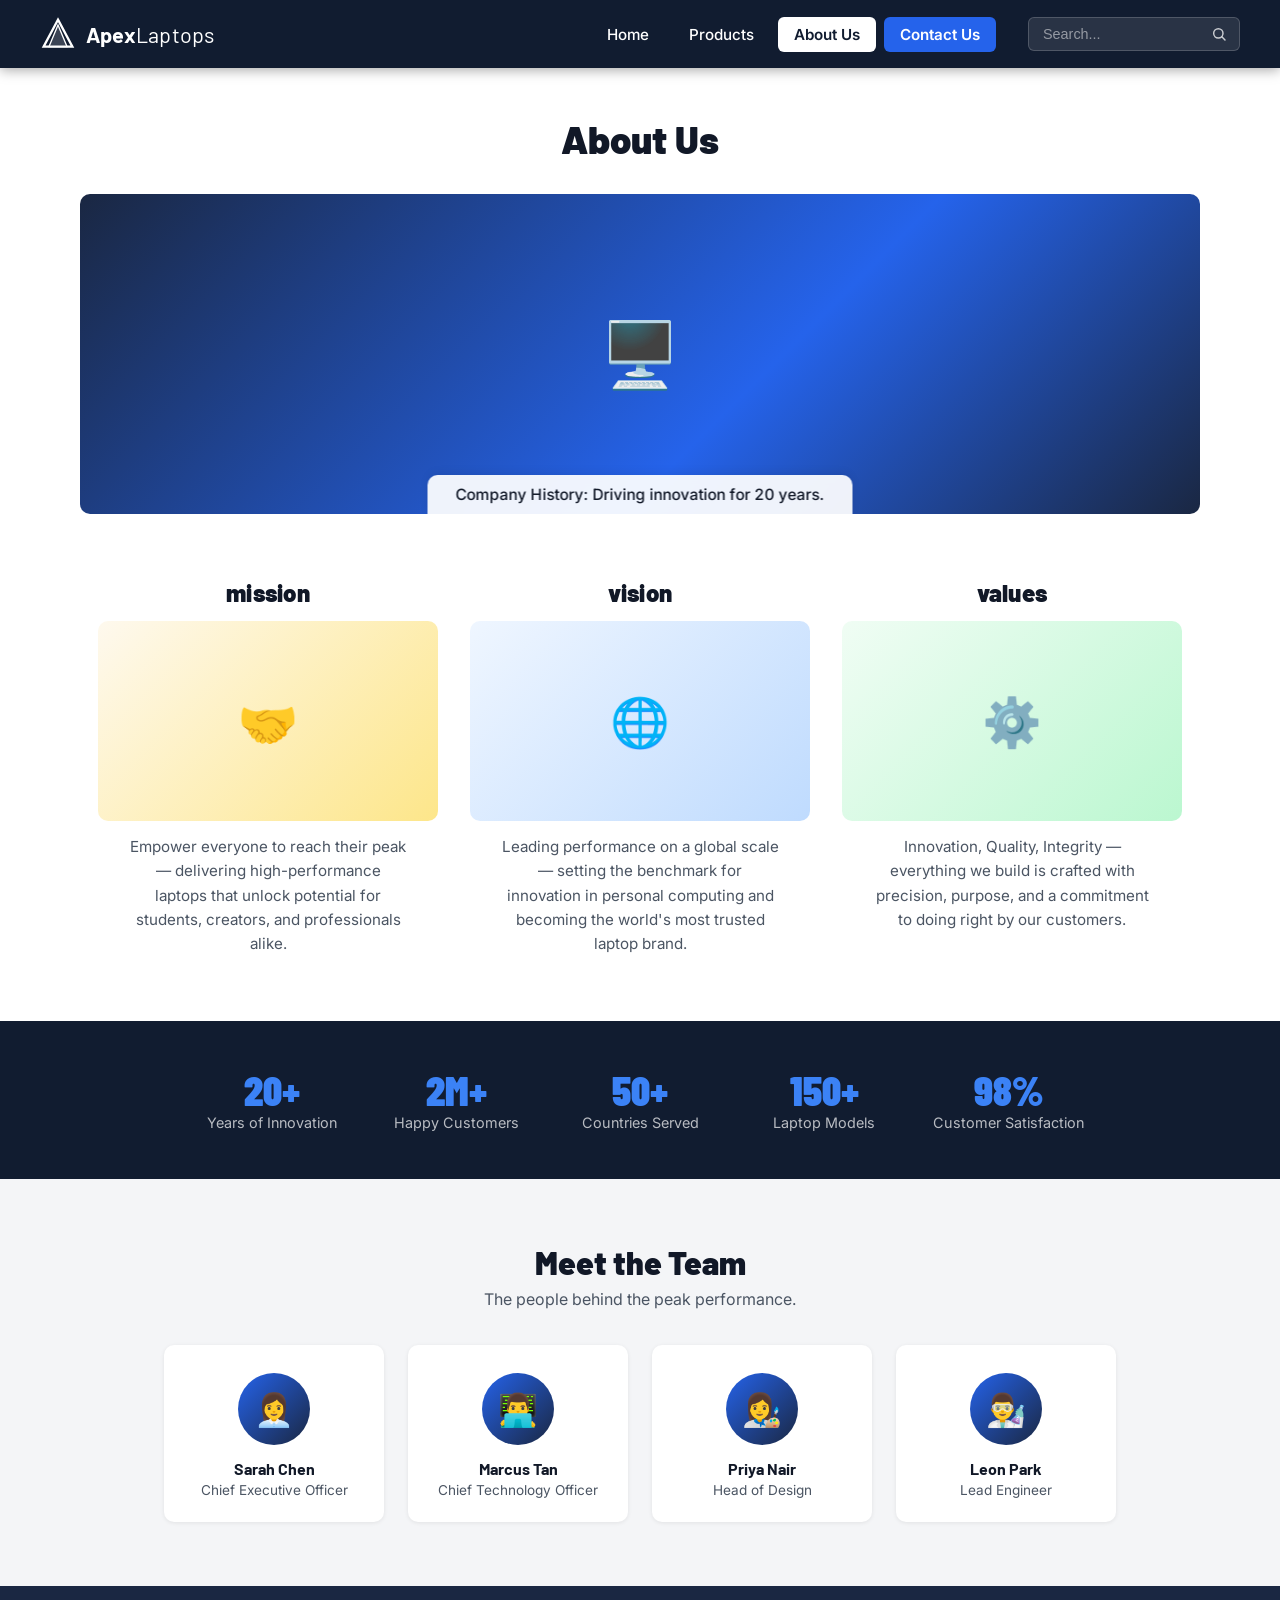
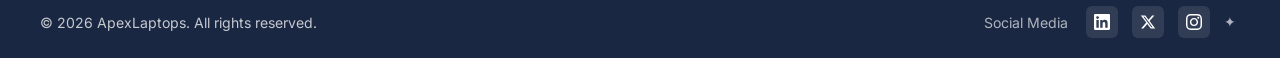
<file: about.html>
<!DOCTYPE html>
<html lang="en">
<head>
  <meta charset="UTF-8" />
  <meta name="viewport" content="width=device-width, initial-scale=1.0" />
  <title>About Us — ApexLaptops</title>
  <link rel="stylesheet" href="shared.css" />
  <link rel="stylesheet" href="about.css" />
</head>
<body>

  <!-- ===== NAVIGATION ===== -->
  <nav>
    <a href="index.html" class="nav-logo">
      <svg viewBox="0 0 40 40" fill="none" xmlns="http://www.w3.org/2000/svg" aria-hidden="true">
        <polygon points="20,4 36,34 4,34" fill="none" stroke="white" stroke-width="2.5"/>
        <polygon points="20,10 30,34 10,34" fill="rgba(255,255,255,0.18)" stroke="white" stroke-width="1.5"/>
      </svg>
      <span class="nav-logo-text"><span>Apex</span>Laptops</span>
    </a>
    <ul class="nav-links">
      <li><a href="index.html">Home</a></li>
      <li><a href="products.html">Products</a></li>
      <li><a href="about.html" aria-current="page" class="active">About Us</a></li>
      <li><a href="contact.html" class="btn-contact">Contact Us</a></li>
    </ul>
    <div class="nav-search">
      <input type="search" placeholder="Search..." aria-label="Search" />
      <button type="button" aria-label="Submit search">
        <svg width="16" height="16" viewBox="0 0 24 24" fill="none" stroke="currentColor" stroke-width="2.2" stroke-linecap="round" stroke-linejoin="round">
          <circle cx="11" cy="11" r="7"/><line x1="21" y1="21" x2="16.65" y2="16.65"/>
        </svg>
      </button>
    </div>
  </nav>

  <!-- ===== MAIN ===== -->
  <main>

    <!-- Page Heading -->
    <div class="page-header">
      <h1>About Us</h1>
    </div>

    <!-- Hero Banner -->
    <div class="container">
      <div class="about-hero">
        <div class="about-hero-placeholder">🖥️</div>
        <div class="about-hero-caption">Company History: Driving innovation for 20 years.</div>
      </div>
    </div>

    <!-- Mission / Vision / Values -->
    <section class="mvv-section">
      <div class="mvv-grid">

        <div class="mvv-card">
          <h2>mission</h2>
          <div class="mvv-placeholder mission">🤝</div>
          <p>Empower everyone to reach their peak — delivering high-performance laptops that unlock potential for students, creators, and professionals alike.</p>
        </div>

        <div class="mvv-card">
          <h2>vision</h2>
          <div class="mvv-placeholder vision">🌐</div>
          <p>Leading performance on a global scale — setting the benchmark for innovation in personal computing and becoming the world's most trusted laptop brand.</p>
        </div>

        <div class="mvv-card">
          <h2>values</h2>
          <div class="mvv-placeholder values">⚙️</div>
          <p>Innovation, Quality, Integrity — everything we build is crafted with precision, purpose, and a commitment to doing right by our customers.</p>
        </div>

      </div>
    </section>

    <!-- Stats Row -->
    <section class="stats-section">
      <div class="stats-grid">
        <div class="stat-item">
          <h3>20+</h3>
          <p>Years of Innovation</p>
        </div>
        <div class="stat-item">
          <h3>2M+</h3>
          <p>Happy Customers</p>
        </div>
        <div class="stat-item">
          <h3>50+</h3>
          <p>Countries Served</p>
        </div>
        <div class="stat-item">
          <h3>150+</h3>
          <p>Laptop Models</p>
        </div>
        <div class="stat-item">
          <h3>98%</h3>
          <p>Customer Satisfaction</p>
        </div>
      </div>
    </section>

    <!-- Team Section -->
    <section class="team-section">
      <div class="container">
        <h2 class="section-title">Meet the Team</h2>
        <p class="section-subtitle">The people behind the peak performance.</p>

        <div class="team-grid">
          <div class="team-card">
            <div class="team-avatar">👩‍💼</div>
            <h4>Sarah Chen</h4>
            <p>Chief Executive Officer</p>
          </div>
          <div class="team-card">
            <div class="team-avatar">👨‍💻</div>
            <h4>Marcus Tan</h4>
            <p>Chief Technology Officer</p>
          </div>
          <div class="team-card">
            <div class="team-avatar">👩‍🎨</div>
            <h4>Priya Nair</h4>
            <p>Head of Design</p>
          </div>
          <div class="team-card">
            <div class="team-avatar">👨‍🔬</div>
            <h4>Leon Park</h4>
            <p>Lead Engineer</p>
          </div>
        </div>
      </div>
    </section>

  </main>

  <!-- ===== FOOTER ===== -->
  <footer>
    <p class="footer-copy">&copy; 2026 ApexLaptops. All rights reserved.</p>
    <div class="footer-social">
      <span>Social Media</span>
      <a href="#" aria-label="LinkedIn">
        <svg viewBox="0 0 24 24" xmlns="http://www.w3.org/2000/svg"><path d="M20.45 20.45h-3.56v-5.57c0-1.33-.03-3.04-1.85-3.04-1.86 0-2.14 1.45-2.14 2.95v5.66H9.34V9h3.41v1.56h.05c.48-.9 1.64-1.85 3.37-1.85 3.6 0 4.27 2.37 4.27 5.45v6.29zM5.34 7.43a2.07 2.07 0 1 1 0-4.14 2.07 2.07 0 0 1 0 4.14zM7.12 20.45H3.56V9h3.56v11.45zM22.23 0H1.77C.79 0 0 .77 0 1.72v20.56C0 23.23.79 24 1.77 24h20.45c.98 0 1.78-.77 1.78-1.72V1.72C24 .77 23.2 0 22.23 0z"/></svg>
      </a>
      <a href="#" aria-label="X (Twitter)">
        <svg viewBox="0 0 24 24" xmlns="http://www.w3.org/2000/svg"><path d="M18.244 2.25h3.308l-7.227 8.26 8.502 11.24H16.17l-5.214-6.817L4.99 21.75H1.68l7.73-8.835L1.254 2.25H8.08l4.713 6.231zm-1.161 17.52h1.833L7.084 4.126H5.117z"/></svg>
      </a>
      <a href="#" aria-label="Instagram">
        <svg viewBox="0 0 24 24" xmlns="http://www.w3.org/2000/svg"><path d="M12 2.163c3.204 0 3.584.012 4.85.07 3.252.148 4.771 1.691 4.919 4.919.058 1.265.069 1.645.069 4.849 0 3.205-.012 3.584-.069 4.849-.149 3.225-1.664 4.771-4.919 4.919-1.266.058-1.644.07-4.85.07-3.204 0-3.584-.012-4.849-.07-3.26-.149-4.771-1.699-4.919-4.92-.058-1.265-.07-1.644-.07-4.849 0-3.204.013-3.583.07-4.849.149-3.227 1.664-4.771 4.919-4.919 1.266-.057 1.645-.069 4.849-.069zm0-2.163c-3.259 0-3.667.014-4.947.072-4.358.2-6.78 2.618-6.98 6.98-.059 1.281-.073 1.689-.073 4.948 0 3.259.014 3.668.072 4.948.2 4.358 2.618 6.78 6.98 6.98 1.281.058 1.689.072 4.948.072 3.259 0 3.668-.014 4.948-.072 4.354-.2 6.782-2.618 6.979-6.98.059-1.28.073-1.689.073-4.948 0-3.259-.014-3.667-.072-4.947-.196-4.354-2.617-6.78-6.979-6.98-1.281-.059-1.69-.073-4.949-.073zm0 5.838c-3.403 0-6.162 2.759-6.162 6.162s2.759 6.163 6.162 6.163 6.162-2.759 6.162-6.163c0-3.403-2.759-6.162-6.162-6.162zm0 10.162c-2.209 0-4-1.79-4-4 0-2.209 1.791-4 4-4s4 1.791 4 4c0 2.21-1.791 4-4 4zm6.406-11.845c-.796 0-1.441.645-1.441 1.44s.645 1.44 1.441 1.44c.795 0 1.439-.645 1.439-1.44s-.644-1.44-1.439-1.44z"/></svg>
      </a>
      <span class="footer-sparkle">✦</span>
    </div>
  </footer>

</body>
</html>
</file>
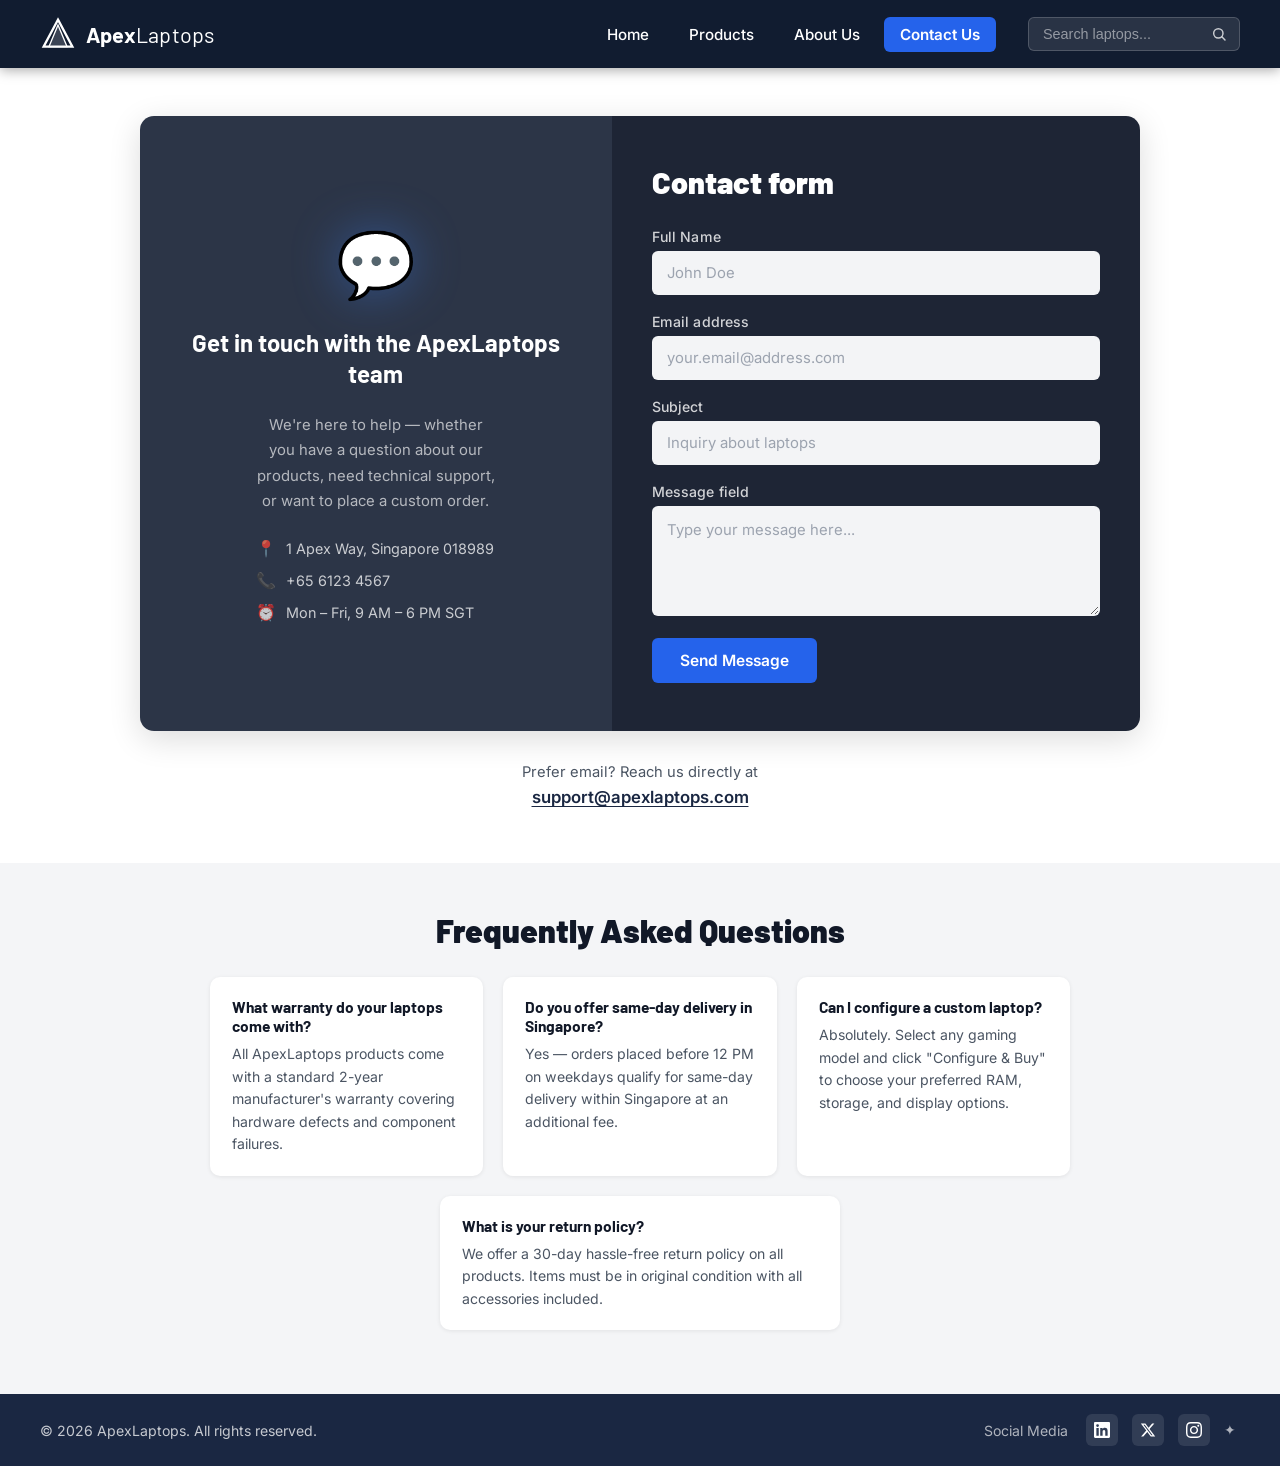
<file: contact.html>
<!DOCTYPE html>
<html lang="en">
<head>
  <meta charset="UTF-8" />
  <meta name="viewport" content="width=device-width, initial-scale=1.0" />
  <title>Contact Us — ApexLaptops</title>
  <link rel="stylesheet" href="shared.css" />
  <link rel="stylesheet" href="contact.css" />
</head>
<body>

  <!-- ===== NAVIGATION ===== -->
  <nav>
    <a href="index.html" class="nav-logo">
      <svg viewBox="0 0 40 40" fill="none" xmlns="http://www.w3.org/2000/svg" aria-hidden="true">
        <polygon points="20,4 36,34 4,34" fill="none" stroke="white" stroke-width="2.5"/>
        <polygon points="20,10 30,34 10,34" fill="rgba(255,255,255,0.18)" stroke="white" stroke-width="1.5"/>
      </svg>
      <span class="nav-logo-text"><span>Apex</span>Laptops</span>
    </a>
    <ul class="nav-links">
      <li><a href="index.html">Home</a></li>
      <li><a href="products.html">Products</a></li>
      <li><a href="about.html">About Us</a></li>
      <li><a href="contact.html" aria-current="page" class="btn-contact active">Contact Us</a></li>
    </ul>
    <div class="nav-search">
      <input type="search" placeholder="Search laptops..." aria-label="Search" />
      <button type="button" aria-label="Submit search">
        <svg width="16" height="16" viewBox="0 0 24 24" fill="none" stroke="currentColor" stroke-width="2.2" stroke-linecap="round" stroke-linejoin="round">
          <circle cx="11" cy="11" r="7"/><line x1="21" y1="21" x2="16.65" y2="16.65"/>
        </svg>
      </button>
    </div>
  </nav>

  <!-- ===== MAIN ===== -->
  <main>

    <div class="contact-wrapper">

      <!-- Contact Card -->
      <div class="contact-card">

        <!-- Left Panel -->
        <div class="contact-left">
          <div class="contact-left-icon">💬</div>
          <h2>Get in touch with the ApexLaptops team</h2>
          <p>We're here to help — whether you have a question about our products, need technical support, or want to place a custom order.</p>
          <ul class="contact-info-list">
            <li>
              <span class="icon">📍</span>
              <span>1 Apex Way, Singapore 018989</span>
            </li>
            <li>
              <span class="icon">📞</span>
              <span>+65 6123 4567</span>
            </li>
            <li>
              <span class="icon">⏰</span>
              <span>Mon – Fri, 9 AM – 6 PM SGT</span>
            </li>
          </ul>
        </div>

        <!-- Right Panel — Form -->
        <div class="contact-right">
          <h1>Contact form</h1>

          <div class="form-group">
            <label for="full-name">Full Name</label>
            <input type="text" id="full-name" name="full-name" placeholder="John Doe" autocomplete="name" />
          </div>

          <div class="form-group">
            <label for="email">Email address</label>
            <input type="email" id="email" name="email" placeholder="your.email@address.com" autocomplete="email" />
          </div>

          <div class="form-group">
            <label for="subject">Subject</label>
            <input type="text" id="subject" name="subject" placeholder="Inquiry about laptops" />
          </div>

          <div class="form-group">
            <label for="message">Message field</label>
            <textarea id="message" name="message" placeholder="Type your message here..."></textarea>
          </div>

          <button type="button" class="btn-send" onclick="handleSend()">Send Message</button>
        </div>

      </div>

      <!-- Support Email -->
      <div class="support-email-wrap">
        <p>Prefer email? Reach us directly at</p>
        <a href="mailto:support@apexlaptops.com" class="support-email">support@apexlaptops.com</a>
      </div>

    </div>

    <!-- FAQ Section -->
    <section class="faq-section">
      <h2 class="section-title">Frequently Asked Questions</h2>
      <div class="faq-grid">

        <div class="faq-item">
          <h4>What warranty do your laptops come with?</h4>
          <p>All ApexLaptops products come with a standard 2-year manufacturer's warranty covering hardware defects and component failures.</p>
        </div>

        <div class="faq-item">
          <h4>Do you offer same-day delivery in Singapore?</h4>
          <p>Yes — orders placed before 12 PM on weekdays qualify for same-day delivery within Singapore at an additional fee.</p>
        </div>

        <div class="faq-item">
          <h4>Can I configure a custom laptop?</h4>
          <p>Absolutely. Select any gaming model and click "Configure &amp; Buy" to choose your preferred RAM, storage, and display options.</p>
        </div>

        <div class="faq-item">
          <h4>What is your return policy?</h4>
          <p>We offer a 30-day hassle-free return policy on all products. Items must be in original condition with all accessories included.</p>
        </div>

      </div>
    </section>

  </main>

  <!-- ===== FOOTER ===== -->
  <footer>
    <p class="footer-copy">&copy; 2026 ApexLaptops. All rights reserved.</p>
    <div class="footer-social">
      <span>Social Media</span>
      <a href="#" aria-label="LinkedIn">
        <svg viewBox="0 0 24 24" xmlns="http://www.w3.org/2000/svg"><path d="M20.45 20.45h-3.56v-5.57c0-1.33-.03-3.04-1.85-3.04-1.86 0-2.14 1.45-2.14 2.95v5.66H9.34V9h3.41v1.56h.05c.48-.9 1.64-1.85 3.37-1.85 3.6 0 4.27 2.37 4.27 5.45v6.29zM5.34 7.43a2.07 2.07 0 1 1 0-4.14 2.07 2.07 0 0 1 0 4.14zM7.12 20.45H3.56V9h3.56v11.45zM22.23 0H1.77C.79 0 0 .77 0 1.72v20.56C0 23.23.79 24 1.77 24h20.45c.98 0 1.78-.77 1.78-1.72V1.72C24 .77 23.2 0 22.23 0z"/></svg>
      </a>
      <a href="#" aria-label="X (Twitter)">
        <svg viewBox="0 0 24 24" xmlns="http://www.w3.org/2000/svg"><path d="M18.244 2.25h3.308l-7.227 8.26 8.502 11.24H16.17l-5.214-6.817L4.99 21.75H1.68l7.73-8.835L1.254 2.25H8.08l4.713 6.231zm-1.161 17.52h1.833L7.084 4.126H5.117z"/></svg>
      </a>
      <a href="#" aria-label="Instagram">
        <svg viewBox="0 0 24 24" xmlns="http://www.w3.org/2000/svg"><path d="M12 2.163c3.204 0 3.584.012 4.85.07 3.252.148 4.771 1.691 4.919 4.919.058 1.265.069 1.645.069 4.849 0 3.205-.012 3.584-.069 4.849-.149 3.225-1.664 4.771-4.919 4.919-1.266.058-1.644.07-4.85.07-3.204 0-3.584-.012-4.849-.07-3.26-.149-4.771-1.699-4.919-4.92-.058-1.265-.07-1.644-.07-4.849 0-3.204.013-3.583.07-4.849.149-3.227 1.664-4.771 4.919-4.919 1.266-.057 1.645-.069 4.849-.069zm0-2.163c-3.259 0-3.667.014-4.947.072-4.358.2-6.78 2.618-6.98 6.98-.059 1.281-.073 1.689-.073 4.948 0 3.259.014 3.668.072 4.948.2 4.358 2.618 6.78 6.98 6.98 1.281.058 1.689.072 4.948.072 3.259 0 3.668-.014 4.948-.072 4.354-.2 6.782-2.618 6.979-6.98.059-1.28.073-1.689.073-4.948 0-3.259-.014-3.667-.072-4.947-.196-4.354-2.617-6.78-6.979-6.98-1.281-.059-1.69-.073-4.949-.073zm0 5.838c-3.403 0-6.162 2.759-6.162 6.162s2.759 6.163 6.162 6.163 6.162-2.759 6.162-6.163c0-3.403-2.759-6.162-6.162-6.162zm0 10.162c-2.209 0-4-1.79-4-4 0-2.209 1.791-4 4-4s4 1.791 4 4c0 2.21-1.791 4-4 4zm6.406-11.845c-.796 0-1.441.645-1.441 1.44s.645 1.44 1.441 1.44c.795 0 1.439-.645 1.439-1.44s-.644-1.44-1.439-1.44z"/></svg>
      </a>
      <span class="footer-sparkle">✦</span>
    </div>
  </footer>

  <script>
    function handleSend() {
      const name    = document.getElementById('full-name').value.trim();
      const email   = document.getElementById('email').value.trim();
      const subject = document.getElementById('subject').value.trim();
      const message = document.getElementById('message').value.trim();

      if (!name || !email || !subject || !message) {
        alert('Please fill in all fields before sending.');
        return;
      }

      // Basic email format check
      const emailPattern = /^[^\s@]+@[^\s@]+\.[^\s@]+$/;
      if (!emailPattern.test(email)) {
        alert('Please enter a valid email address.');
        return;
      }

      alert('Thank you, ' + name + '! Your message has been sent. We\'ll get back to you within 1–2 business days.');
      document.getElementById('full-name').value = '';
      document.getElementById('email').value = '';
      document.getElementById('subject').value = '';
      document.getElementById('message').value = '';
    }
  </script>

</body>
</html>
</file>
<file: shared.css>
/* =============================================
   ApexLaptops — Shared Styles
   ============================================= */

@import url('https://fonts.googleapis.com/css2?family=Barlow:ital,wght@0,400;0,600;0,700;0,900;1,400&family=Barlow+Condensed:wght@700;900&family=Inter:wght@400;500;600&display=swap');

/* --- CSS Variables --- */
:root {
  --navy:        #1a2742;
  --navy-dark:   #111c30;
  --blue-accent: #2563eb;
  --blue-light:  #3b82f6;
  --blue-hover:  #1d4ed8;
  --white:       #ffffff;
  --off-white:   #f4f5f7;
  --light-grey:  #e8eaed;
  --mid-grey:    #9ca3af;
  --dark-grey:   #374151;
  --text-main:   #111827;
  --text-sub:    #4b5563;
  --card-bg:     #f9fafb;
  --shadow-sm:   0 1px 4px rgba(0,0,0,0.08);
  --shadow-md:   0 4px 16px rgba(0,0,0,0.10);
  --shadow-lg:   0 8px 32px rgba(0,0,0,0.14);
  --radius:      10px;
  --nav-height:  68px;
}

/* --- Reset & Base --- */
*, *::before, *::after { box-sizing: border-box; margin: 0; padding: 0; }

html { scroll-behavior: smooth; }

body {
  font-family: 'Inter', sans-serif;
  font-size: 16px;
  color: var(--text-main);
  background: var(--white);
  min-height: 100vh;
  display: flex;
  flex-direction: column;
}

img { display: block; max-width: 100%; }

a { color: inherit; text-decoration: none; }

/* --- Navigation --- */
nav {
  background: var(--navy-dark);
  height: var(--nav-height);
  display: flex;
  align-items: center;
  padding: 0 40px;
  gap: 32px;
  position: sticky;
  top: 0;
  z-index: 100;
  box-shadow: 0 2px 12px rgba(0,0,0,0.35);
}

.nav-logo {
  display: flex;
  align-items: center;
  gap: 10px;
  text-decoration: none;
  flex-shrink: 0;
}

.nav-logo svg {
  width: 36px;
  height: 36px;
  flex-shrink: 0;
}

.nav-logo-text {
  font-family: 'Barlow', sans-serif;
  font-size: 1.35rem;
  color: var(--white);
  letter-spacing: 0.01em;
}

.nav-logo-text span {
  font-weight: 700;
}

.nav-links {
  display: flex;
  align-items: center;
  gap: 8px;
  margin-left: auto;
  list-style: none;
}

.nav-links a {
  font-family: 'Inter', sans-serif;
  font-size: 0.95rem;
  font-weight: 500;
  color: var(--white);
  padding: 8px 16px;
  border-radius: 6px;
  transition: background 0.18s, color 0.18s;
  text-decoration: none;
  white-space: nowrap;
}

.nav-links a:hover {
  background: rgba(255,255,255,0.10);
}

.nav-links a.active,
.nav-links a[aria-current="page"] {
  background: var(--white);
  color: var(--navy-dark);
  font-weight: 600;
}

.nav-links a.btn-contact {
  background: var(--blue-accent);
  color: var(--white);
  font-weight: 600;
  border-radius: 6px;
}

.nav-links a.btn-contact:hover {
  background: var(--blue-hover);
}

.nav-search {
  display: flex;
  align-items: center;
  background: rgba(255,255,255,0.10);
  border: 1px solid rgba(255,255,255,0.18);
  border-radius: 6px;
  overflow: hidden;
  flex-shrink: 0;
}

.nav-search input {
  background: transparent;
  border: none;
  outline: none;
  color: var(--white);
  font-size: 0.9rem;
  padding: 8px 14px;
  width: 170px;
}

.nav-search input::placeholder { color: rgba(255,255,255,0.5); }

.nav-search button {
  background: transparent;
  border: none;
  cursor: pointer;
  padding: 8px 12px;
  color: rgba(255,255,255,0.75);
  display: flex;
  align-items: center;
  transition: color 0.15s;
}

.nav-search button:hover { color: var(--white); }

/* --- Footer --- */
footer {
  background: var(--navy);
  color: rgba(255,255,255,0.80);
  padding: 20px 40px;
  display: flex;
  align-items: center;
  justify-content: space-between;
  gap: 16px;
  margin-top: auto;
  font-size: 0.88rem;
}

.footer-copy { color: rgba(255,255,255,0.75); }

.footer-social {
  display: flex;
  align-items: center;
  gap: 14px;
}

.footer-social span {
  color: rgba(255,255,255,0.65);
  font-size: 0.88rem;
  margin-right: 4px;
}

.footer-social a {
  display: flex;
  align-items: center;
  justify-content: center;
  width: 32px;
  height: 32px;
  border-radius: 6px;
  background: rgba(255,255,255,0.10);
  transition: background 0.18s;
  color: var(--white);
}

.footer-social a:hover { background: var(--blue-accent); }

.footer-social svg { width: 16px; height: 16px; fill: var(--white); }

.footer-sparkle {
  color: var(--blue-light);
  font-size: 1.5rem;
  line-height: 1;
}

/* --- Main content wrapper --- */
main { flex: 1; }

/* --- Section headings --- */
.section-title {
  font-family: 'Barlow', sans-serif;
  font-weight: 900;
  font-size: 2rem;
  color: var(--text-main);
  text-align: center;
  margin-bottom: 8px;
}

.section-subtitle {
  font-size: 1rem;
  color: var(--text-sub);
  text-align: center;
  margin-bottom: 32px;
}

/* --- Utility --- */
.container {
  max-width: 1200px;
  margin: 0 auto;
  padding: 0 32px;
}

.btn {
  display: inline-block;
  padding: 10px 24px;
  border-radius: 6px;
  font-family: 'Inter', sans-serif;
  font-size: 0.92rem;
  font-weight: 600;
  cursor: pointer;
  border: none;
  transition: background 0.18s, transform 0.12s, box-shadow 0.18s;
}

.btn:hover { transform: translateY(-1px); box-shadow: var(--shadow-md); }

.btn-primary {
  background: var(--blue-accent);
  color: var(--white);
}
.btn-primary:hover { background: var(--blue-hover); }

.btn-outline {
  background: transparent;
  color: var(--text-main);
  border: 1.5px solid var(--dark-grey);
}
.btn-outline:hover { background: var(--light-grey); }

.btn-navy {
  background: var(--navy);
  color: var(--white);
}
.btn-navy:hover { background: var(--navy-dark); }
</file>
<file: about.css>
/* =============================================
   ApexLaptops — About Us Page Styles (about.css)
   ============================================= */

/* --- Page Header --- */
.page-header {
  background: var(--white);
  padding: 48px 40px 32px;
  text-align: center;
}

.page-header h1 {
  font-family: 'Barlow', sans-serif;
  font-size: 2.4rem;
  font-weight: 900;
  color: var(--text-main);
}

/* --- Hero Banner --- */
.about-hero {
  position: relative;
  border-radius: var(--radius);
  overflow: hidden;
  max-width: 1120px;
  margin: 0 auto 48px;
}

.about-hero-img {
  width: 100%;
  height: 320px;
  object-fit: cover;
  display: block;
}

.about-hero-placeholder {
  width: 100%;
  height: 320px;
  background: linear-gradient(135deg, #1a2742 0%, #2563eb 60%, #1a2742 100%);
  display: flex;
  align-items: center;
  justify-content: center;
  font-size: 4rem;
}

.about-hero-caption {
  position: absolute;
  bottom: 0;
  left: 50%;
  transform: translateX(-50%);
  background: rgba(255,255,255,0.93);
  color: var(--text-main);
  font-size: 0.97rem;
  font-weight: 500;
  padding: 10px 28px;
  border-radius: var(--radius) var(--radius) 0 0;
  white-space: nowrap;
  backdrop-filter: blur(4px);
  box-shadow: 0 -2px 10px rgba(0,0,0,0.08);
}

/* --- Mission / Vision / Values --- */
.mvv-section {
  padding: 16px 40px 64px;
  background: var(--white);
}

.mvv-grid {
  display: flex;
  flex-direction: row;
  flex-wrap: wrap;
  justify-content: center;
  gap: 32px;
  max-width: 1120px;
  margin: 0 auto;
}

.mvv-card {
  display: flex;
  flex-direction: column;
  align-items: center;
  text-align: center;
  gap: 14px;
  flex: 1 1 280px;
  max-width: 340px;
  transition: transform 0.2s;
}

.mvv-card:hover { transform: translateY(-3px); }

.mvv-card h2 {
  font-family: 'Barlow', sans-serif;
  font-size: 1.5rem;
  font-weight: 900;
  color: var(--text-main);
  letter-spacing: 0.01em;
}

.mvv-img {
  width: 100%;
  height: 200px;
  object-fit: cover;
  border-radius: var(--radius);
  background: var(--light-grey);
}

.mvv-placeholder {
  width: 100%;
  height: 200px;
  border-radius: var(--radius);
  display: flex;
  align-items: center;
  justify-content: center;
  font-size: 3rem;
}

.mvv-placeholder.mission { background: linear-gradient(135deg, #fef9ee 0%, #fde68a 100%); }
.mvv-placeholder.vision  { background: linear-gradient(135deg, #eff6ff 0%, #bfdbfe 100%); }
.mvv-placeholder.values  { background: linear-gradient(135deg, #f0fdf4 0%, #bbf7d0 100%); }

.mvv-card p {
  font-size: 0.95rem;
  color: var(--text-sub);
  line-height: 1.6;
  max-width: 280px;
}

/* --- Stats Row --- */
.stats-section {
  background: var(--navy-dark);
  padding: 48px 40px;
}

.stats-grid {
  display: flex;
  flex-direction: row;
  flex-wrap: wrap;
  justify-content: center;
  align-items: center;
  gap: 24px;
  max-width: 900px;
  margin: 0 auto;
}

.stat-item {
  display: flex;
  flex-direction: column;
  align-items: center;
  text-align: center;
  flex: 1 1 120px;
  max-width: 160px;
}

.stat-item h3 {
  font-family: 'Barlow Condensed', sans-serif;
  font-size: 2.6rem;
  font-weight: 900;
  color: var(--blue-light);
  line-height: 1;
}

.stat-item p {
  font-size: 0.9rem;
  color: rgba(255,255,255,0.70);
  margin-top: 4px;
}

/* --- Team Section --- */
.team-section {
  padding: 64px 40px;
  background: var(--off-white);
}

.team-grid {
  display: flex;
  flex-direction: row;
  flex-wrap: wrap;
  justify-content: center;
  gap: 24px;
  max-width: 1000px;
  margin: 36px auto 0;
}

.team-card {
  background: var(--white);
  border-radius: var(--radius);
  padding: 28px 20px 24px;
  text-align: center;
  box-shadow: var(--shadow-sm);
  flex: 1 1 180px;
  max-width: 220px;
  transition: box-shadow 0.2s, transform 0.2s;
}

.team-card:hover {
  box-shadow: var(--shadow-md);
  transform: translateY(-3px);
}

.team-avatar {
  width: 72px;
  height: 72px;
  border-radius: 50%;
  background: linear-gradient(135deg, var(--blue-accent), var(--navy));
  display: flex;
  align-items: center;
  justify-content: center;
  font-size: 2rem;
  margin: 0 auto 14px;
}

.team-card h4 {
  font-family: 'Barlow', sans-serif;
  font-weight: 700;
  font-size: 1rem;
  color: var(--text-main);
  margin-bottom: 4px;
}

.team-card p {
  font-size: 0.85rem;
  color: var(--text-sub);
}

@media (max-width: 768px) {
  .mvv-grid { flex-direction: column; align-items: center; }
  .about-hero { margin: 0 16px 32px; }
}
</file>
<file: contact.css>
/* =============================================
   ApexLaptops — Contact Us Page Styles (contact.css)
   ============================================= */

/* --- Contact Wrapper --- */
.contact-wrapper {
  padding: 48px 40px 56px;
  background: var(--white);
  flex: 1;
}

/* --- Contact Card --- */
.contact-card {
  display: flex;
  flex-direction: row;
  max-width: 1000px;
  margin: 0 auto;
  border-radius: 14px;
  overflow: hidden;
  box-shadow: var(--shadow-lg);
  min-height: 440px;
}

/* Left panel */
.contact-left {
  background: #2c3547;
  display: flex;
  flex-direction: column;
  justify-content: center;
  align-items: center;
  padding: 48px 32px;
  gap: 24px;
  text-align: center;
  flex: 1;
}

.contact-left-icon {
  font-size: 4rem;
  filter: drop-shadow(0 0 24px rgba(59,130,246,0.4));
}

.contact-left h2 {
  font-family: 'Barlow', sans-serif;
  font-size: 1.5rem;
  font-weight: 700;
  color: var(--white);
  line-height: 1.3;
}

.contact-left p {
  font-size: 0.93rem;
  color: rgba(255,255,255,0.65);
  line-height: 1.7;
  max-width: 240px;
}

.contact-info-list {
  list-style: none;
  display: flex;
  flex-direction: column;
  gap: 12px;
  text-align: left;
  width: 100%;
  max-width: 240px;
}

.contact-info-list li {
  display: flex;
  flex-direction: row;
  align-items: center;
  gap: 10px;
  font-size: 0.9rem;
  color: rgba(255,255,255,0.75);
}

.contact-info-list .icon {
  font-size: 1rem;
  flex-shrink: 0;
  width: 20px;
  text-align: center;
}

/* Right panel — the form */
.contact-right {
  background: #1e2535;
  padding: 48px 40px;
  display: flex;
  flex-direction: column;
  gap: 0;
  flex: 1.1;
}

.contact-right h1 {
  font-family: 'Barlow', sans-serif;
  font-size: 1.9rem;
  font-weight: 900;
  color: var(--white);
  margin-bottom: 28px;
}

/* --- Form Elements --- */
.form-group {
  display: flex;
  flex-direction: column;
  gap: 6px;
  margin-bottom: 18px;
}

.form-group label {
  font-size: 0.88rem;
  font-weight: 500;
  color: rgba(255,255,255,0.80);
  letter-spacing: 0.01em;
}

.form-group input,
.form-group textarea {
  background: #f3f4f6;
  border: 1.5px solid transparent;
  border-radius: 6px;
  padding: 12px 14px;
  font-family: 'Inter', sans-serif;
  font-size: 0.93rem;
  color: var(--text-main);
  outline: none;
  transition: border-color 0.18s, box-shadow 0.18s;
  width: 100%;
}

.form-group input::placeholder,
.form-group textarea::placeholder {
  color: #9ca3af;
}

.form-group input:focus,
.form-group textarea:focus {
  border-color: var(--blue-accent);
  box-shadow: 0 0 0 3px rgba(37,99,235,0.18);
}

.form-group textarea {
  resize: vertical;
  min-height: 110px;
  line-height: 1.5;
}

.btn-send {
  background: var(--blue-accent);
  color: var(--white);
  border: none;
  border-radius: 6px;
  padding: 13px 28px;
  font-family: 'Inter', sans-serif;
  font-size: 0.97rem;
  font-weight: 600;
  cursor: pointer;
  transition: background 0.18s, transform 0.12s, box-shadow 0.18s;
  align-self: flex-start;
  margin-top: 4px;
}

.btn-send:hover {
  background: var(--blue-hover);
  transform: translateY(-1px);
  box-shadow: 0 4px 14px rgba(37,99,235,0.35);
}

/* --- Support Email --- */
.support-email-wrap {
  display: flex;
  flex-direction: column;
  align-items: center;
  margin-top: 32px;
}

.support-email-wrap p {
  font-size: 0.92rem;
  color: var(--text-sub);
  margin-bottom: 6px;
}

.support-email {
  font-size: 1.05rem;
  font-weight: 600;
  color: var(--navy);
  text-decoration: underline;
  text-underline-offset: 3px;
  transition: color 0.15s;
}

.support-email:hover { color: var(--blue-accent); }

/* --- FAQ --- */
.faq-section {
  padding: 0 40px 64px;
  background: var(--off-white);
}

.faq-section .section-title { padding-top: 48px; }

.faq-grid {
  display: flex;
  flex-direction: row;
  flex-wrap: wrap;
  justify-content: center;
  gap: 20px;
  max-width: 860px;
  margin: 28px auto 0;
}

.faq-item {
  background: var(--white);
  border-radius: var(--radius);
  padding: 20px 22px;
  box-shadow: var(--shadow-sm);
  flex: 1 1 260px;
  max-width: 400px;
}

.faq-item h4 {
  font-family: 'Barlow', sans-serif;
  font-weight: 700;
  font-size: 0.97rem;
  color: var(--text-main);
  margin-bottom: 8px;
}

.faq-item p {
  font-size: 0.88rem;
  color: var(--text-sub);
  line-height: 1.6;
}

@media (max-width: 768px) {
  .contact-card { flex-direction: column; }
  .contact-left { padding: 32px 24px; }
  .contact-right { padding: 32px 24px; }
}
</file>
